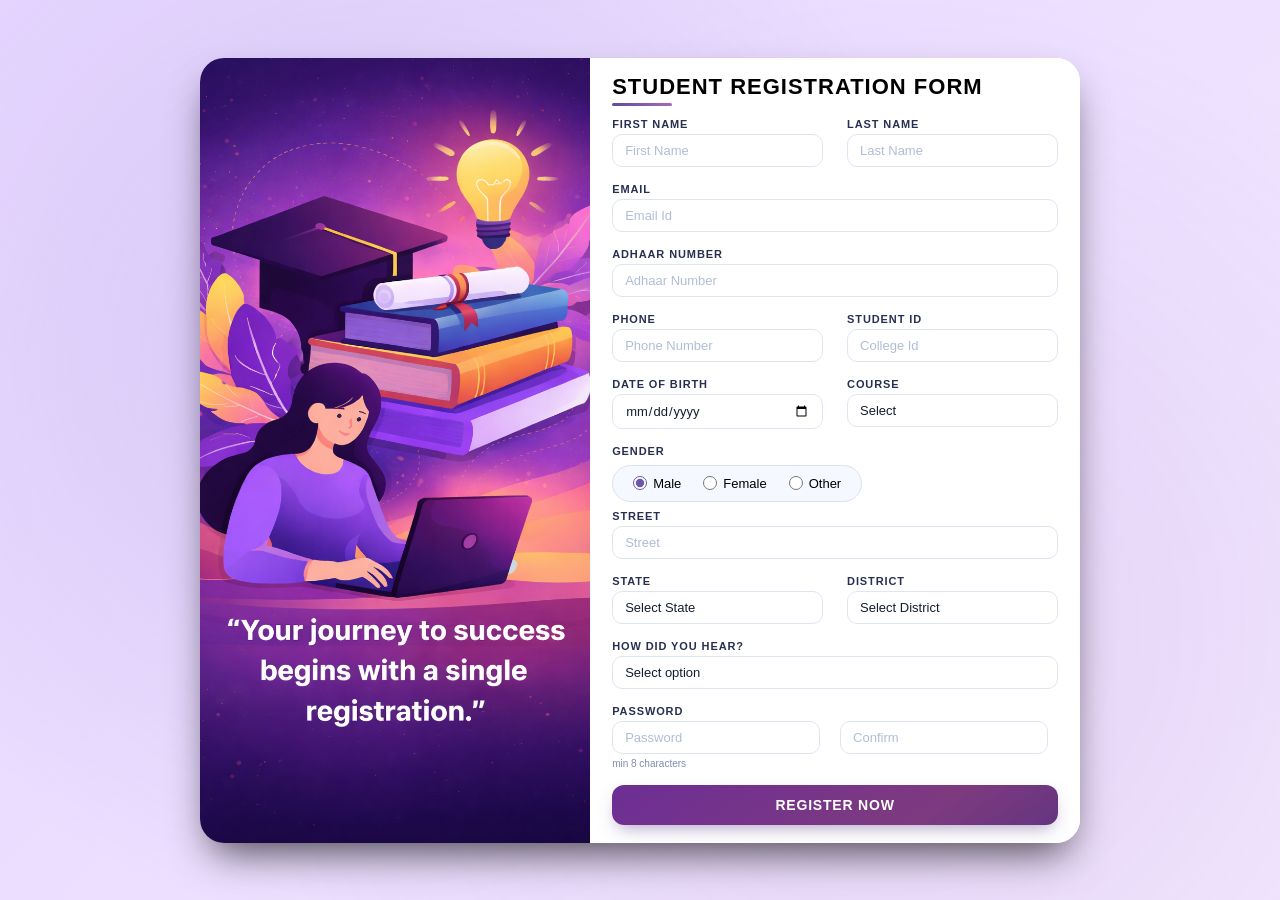
<file: index.html>
<!DOCTYPE html>
<html lang="en">

<head>
    <meta charset="UTF-8">
    <meta name="viewport" content="width=device-width, initial-scale=1.0">
    <title>Student Registration Form</title>
    <link rel="stylesheet" href="index.css">
</head>

<body>
    <div class="background-glow"></div>
    <div class="container">
        <div class="image-side">
            <img src="ChatGPT Image Mar 3, 2026, 10_49_46 AM.png" alt="Register image" class="student-image">
        </div>

        <div class="form-side">
            <div class="form-header">
                <h3>STUDENT REGISTRATION FORM</h3>
            </div>

            <div class="form-grid">

                <div class="form-group">
                    <label>FIRST NAME</label>
                    <input type="text" placeholder="First Name" id="firstName">
                    <span class="error-msg"></span>
                </div>
                <div class="form-group">
                    <label>LAST NAME</label>
                    <input type="text" placeholder="Last Name" id="lastName">
                    <span class="error-msg"></span>
                </div>

                <div class="form-group full-width">
                    <label>EMAIL</label>
                    <input type="email" placeholder="Email Id" id="email">
                    <span class="error-msg"></span>
                </div>
                <div class="form-group full-width">
                    <label>ADHAAR NUMBER</label>
                    <input type="text" placeholder="Adhaar Number" id="aadhaar">
                    <span class="error-msg"></span>
                </div>

                <div class="form-group">
                    <label>PHONE</label>
                    <input type="tel" placeholder="Phone Number" id="phone">
                    <span class="error-msg"></span>
                </div>
                <div class="form-group">
                    <label>STUDENT ID</label>
                    <input type="text" placeholder="College Id" id="studentId">
                    <span class="error-msg"></span>
                </div>

                <div class="form-group">
                    <label>DATE OF BIRTH</label>
                    <input type="date" id="dob">
                    <span class="error-msg"></span>
                </div>
                <div class="form-group">
                    <label>COURSE</label>
                    <select id="course">
                        <option value="" disabled selected>Select</option>
                        <option value="Computer Science">Computer Science</option>
                        <option value="Business">Business Admin</option>
                        <option value="Engineering">Engineering</option>
                        <option value="Design">Design & Media</option>
                        <option value="Data Science">Data Science</option>
                    </select>
                    <span class="error-msg"></span>
                </div>

                <div class="gender-section">
                    <span class="gender-label">GENDER</span>
                    <div class="gender-options">
                        <div class="radio-option">
                            <input type="radio" name="gender" id="male" value="Male" checked>
                            <label for="male">Male</label>
                        </div>
                        <div class="radio-option">
                            <input type="radio" name="gender" id="female" value="Female">
                            <label for="female">Female</label>
                        </div>
                        <div class="radio-option">
                            <input type="radio" name="gender" id="other" value="Other">
                            <label for="other">Other</label>
                        </div>
                    </div>
                </div>

                <div class="form-group full-width address-group">
                    <label>STREET</label>
                    <input type="text" placeholder="Street" id="address">
                    <span class="error-msg"></span>
                </div>
                
                <div class="form-group">
                    <label>STATE</label>
                    <select id="state">
                        <option value="">Select State</option>
                    </select>
                    <span class="error-msg"></span>
                </div>
                
                <div class="form-group">
                    <label>DISTRICT</label>
                    <select id="district">
                        <option value="">Select District</option>
                    </select>
                    <span class="error-msg"></span>
                </div>

                <div class="form-group full-width">
                    <label>HOW DID YOU HEAR?</label>
                    <select id="source">
                        <option value="" disabled selected>Select option</option>
                        <option value="Social Media">Social Media</option>
                        <option value="Friend">Friend / referral</option>
                        <option value="Search">Search engine</option>
                        <option value="Email">Email newsletter</option>
                        <option value="Other">Other</option>
                    </select>
                    <span class="error-msg"></span>
                </div>

                <div class="form-group full-width">
                    <label>PASSWORD</label>
                    <div class="password-row">
                        <input type="password" placeholder="Password" id="pass"><span class="error-msg"></span>
                        <input type="password" placeholder="Confirm" id="confirmPass">
                        <span class="error-msg"></span>
                    </div>
                    <span class="password-hint">min 8 characters</span>
                </div>
            </div>
            <button type="submit" class="submit-btn" id="registerBtn">Register Now</button>
        </div>
    </div>
    <script src="index.js">
    </script>
</body>

</html>
</file>
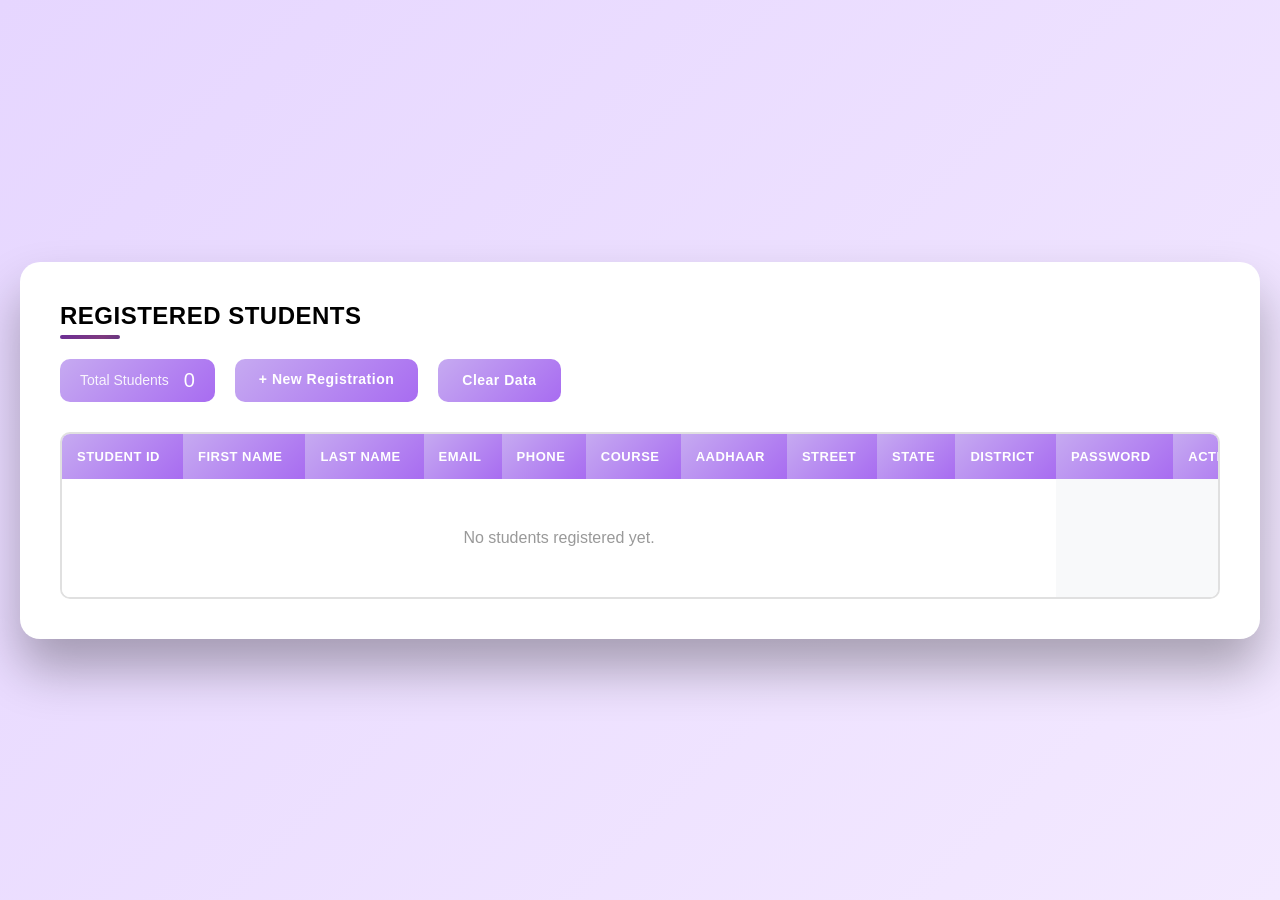
<file: user.html>
<!DOCTYPE html>
<html lang="en">

<head>
<meta charset="UTF-8">
<meta name="viewport" content="width=device-width, initial-scale=1.0">
<title>Registered Students</title>

<style>
*{
margin:0;
padding:0;
box-sizing:border-box;
font-family:-apple-system,BlinkMacSystemFont,'Segoe UI',Roboto,sans-serif;
}

body{
min-height:100vh;
background:linear-gradient(135deg,#E6D6FF,#F3E9FF);
display:flex;
align-items:center;
justify-content:center;
padding:20px;
}

.container{
max-width:1300px;
width:100%;
background:white;
border-radius:20px;
box-shadow:0 30px 50px rgba(0,0,0,0.3);
overflow:hidden;
padding:40px;
}

.header{
display:block;
justify-content:space-between;
align-items:center;
margin-bottom:30px;
flex-wrap:wrap;
gap:20px;
}

.header h3{
font-size:24px;
font-weight:600;
color:black;
letter-spacing:.5px;
margin-bottom:20px;
}

.header h3:after{
content:'';
display:block;
width:60px;
height:4px;
background:linear-gradient(145deg,rgb(108,46,149)0%,rgb(126,58,127)70%,rgb(100,53,128)100%);
margin-top:5px;
border-radius:2px;
}

.header-actions{
display:flex;
gap:20px;
}

.btn-back{
padding:12px 24px;
border:none;
border-radius:10px;
font-size:14px;
font-weight:600;
cursor:pointer;
transition:.3s;
text-decoration:none;
display:inline-block;
letter-spacing:.5px;
background:linear-gradient(135deg,rgb(198,170,241),rgb(168,108,241));
color:white;
}

.btn-back:hover{
transform:translateY(-2px);
box-shadow:0 10px 25px rgba(200,80,192,.4);
}

.stats-card{
background:linear-gradient(135deg,rgb(198,170,241),rgb(168,108,241));
padding:10px 20px;
border-radius:10px;
color:white;
display:inline-flex;
align-items:center;
gap:15px;
}

.stats-label{
font-size:14px;
font-weight:500;
opacity:.9;
}

.stats-value{
font-size:20px;
}

.table-container{
width:100%;
overflow-x:auto;
border-radius:10px;
border:2px solid #e0e0e0;
background:#f8f9fa;
}

table{
width:100%;
border-collapse:collapse;
min-width:1200px;
}

th{
background:linear-gradient(135deg,rgb(198,170,241),rgb(168,108,241));
color:white;
padding:15px;
text-align:left;
font-weight:600;
font-size:13px;
letter-spacing:.5px;
white-space:nowrap;
}

td{
padding:12px 15px;
border-bottom:1px solid #e0e0e0;
color:#333;
font-size:14px;
background:white;
}

tr:hover td{
background:#f0f0f0;
}

tr:last-child td{
border-bottom:none;
}

.no-data{
text-align:center;
padding:50px;
color:#999;
font-size:16px;
}

.no-data a{
color:#C850C0;
text-decoration:none;
font-weight:600;
}

.no-data a:hover{
text-decoration:underline;
}

@media(max-width:768px){
.container{padding:20px;}

.header{
flex-direction:column;
align-items:stretch;
}

.header-actions{
flex-direction:column;
}

.btn-back{text-align:center;}
}
</style>
</head>
<body>
<div class="container">
<div class="header">
<h3>REGISTERED STUDENTS</h3>

<div class="header-actions">

<div class="stats-card">
<span class="stats-label">Total Students</span>
<span class="stats-value" id="totalStudents">0</span>
</div>

<a href="index.html" class="btn-back">+ New Registration</a>
<button class="btn-back" id="clearDataBtn">Clear Data</button>
</div>
</div>

<div class="table-container">
<table>
<thead>
<tr>
<th>STUDENT ID</th>
<th>FIRST NAME</th>
<th>LAST NAME</th>
<th>EMAIL</th>
<th>PHONE</th>
<th>COURSE</th>
<th>AADHAAR</th>
<th>STREET</th>
<th>STATE</th>
<th>DISTRICT</th>
<th>PASSWORD</th>
<th>ACTION</th> 
</tr>
</thead>
<tbody id="usersTableBody"></tbody>
</table>
</div>
</div>

<script>

function loadUsers(){
const users=JSON.parse(localStorage.getItem("users"))||[];
const tableBody=document.getElementById('usersTableBody');
const totalSpan=document.getElementById('totalStudents');
totalSpan.textContent=users.length;

if(users.length===0){
tableBody.innerHTML=`
<tr>
<td colspan="10" class="no-data">
No students registered yet.</td></tr>`;
return;
}

let tableHTML='';

[...users].reverse().forEach((user,index)=>{

const aadhaar=user.aadhaar||'N/A';

tableHTML+=`
<tr>
<td><strong>${user.studentId||'N/A'}</strong></td>
<td>${user.firstName||''}</td>
<td>${user.lastName||''}</td>
<td>${user.email||'N/A'}</td>
<td>${user.phone||'N/A'}</td>
<td>${user.course||'N/A'}</td>
<td>${aadhaar}</td>
<td>${user.address||'N/A'}</td>
<td>${user.state || 'N/A'}</td>
<td>${user.district || 'N/A'}</td>
<td>${user.password?'********':'N/A'}</td>
<td><button class="btn-back" onclick="editUser(${index})">Edit</button></td>
</tr>
`;
});
tableBody.innerHTML=tableHTML;
}

function editUser(index){
localStorage.setItem("editUserIndex",index);
window.location.href="index.html";
}

document.getElementById("clearDataBtn").addEventListener("click",function(){
localStorage.removeItem("users");
loadUsers();
});

setInterval(loadUsers,30000);
document.addEventListener('DOMContentLoaded',loadUsers);
</script>
</body>
</html>
</file>
<file: index.css>
* {
    margin: 0;
    padding: 0;
    box-sizing: border-box;
    font-family: 'Inter', -apple-system, BlinkMacSystemFont, 'Segoe UI', Roboto, sans-serif;
}

body {
    min-height: 100vh;
    display: flex;
    align-items: center;
    justify-content: center;
    padding: 20px;
    position: relative;
    background: linear-gradient(135deg, #E6D6FF, #F3E9FF);
}

.background-glow {
    position: fixed;
    top: 0;
    left: 0;
    width: 100%;
    height: 100%;
    background: radial-gradient(circle at 30% 40%, rgba(110, 90, 190, 0.16) 0%, transparent 55%),
        radial-gradient(circle at 70% 70%, rgba(150, 80, 180, 0.12) 0%, transparent 60%);
    z-index: 0;
    /* pointer-events: none; */
}

.container {
    max-width: 880px;
    width: 100%;
    background: white;
    border-radius: 24px;
    overflow: hidden;
    box-shadow: 0 20px 40px -12px rgba(0, 0, 0, 0.7);
    display: flex;
    position: relative;
    z-index: 5;
}

.image-side {
    flex: 1.05;
    display: flex;
    ;
    align-items: center;
    justify-content: center;
    min-height: 500px;
    position: relative;
    overflow: hidden;
}

.student-image {
    width: 100%;
    height: 100%;
    object-fit: cover;
    transition: transform 0.3s ease-in;
}

.student-image:hover {
    transform: scale(1.02);
}


.form-side {
    flex: 1.2;
    padding: 16px 22px 18px;
    background: white;
    display: flex;
    flex-direction: column;
}

.form-header {
    margin-bottom: 12px;
}

.form-header h3 {
    font-size: 22px;
    font-weight: 700;
    text-transform: uppercase;
    letter-spacing: 1px;
    position: relative;
    display: inline-block;
    padding-bottom: 6px;
    color: #000;
}

.form-header h3::after {
    content: '';
    position: absolute;
    bottom: 0;
    left: 0;
    width: 60px;
    height: 3px;
    background: linear-gradient(90deg, #5f4b9e, #a56bb5);
    border-radius: 3px;
}

.form-grid {
    display: grid;
    grid-template-columns: repeat(2, 1fr);
    gap: 8px 24px;
}

.form-group {
    display: flex;
    flex-direction: column;
    gap: 4px;
}

.form-group.full-width {
    grid-column: span 2;
}

/* Labels */
.form-group label,
.gender-label {
    color: #283052;
    font-size: 11px;
    font-weight: 600;
    text-transform: uppercase;
    letter-spacing: 0.9px;
}

/* Inputs */
.form-group input,
.form-group select {
    width: 100%;
    padding: 8px 12px;
    border: 1.5px solid #dee5f0;
    border-radius: 10px;
    font-size: 13px;
    color: #151e30;
    background-color: #ffffff;
    outline: none;
    transition: all 0.2s ease;
}

.form-group input:focus,
.form-group select:focus {
    border-color: #6d55aa;
    box-shadow: 0 0 0 3px rgba(109, 85, 170, 0.12);
}

.form-group input::placeholder {
    color: #b1bdd6;
}

.error-msg {
    color: #e63946;
    font-size: 10px;
    min-height: 4px;
    display: block;
}

select {
    appearance: none;
    /* background-image: url("data:image/svg+xml,%3Csvg xmlns='http://www.w3.org/2000/svg' width='11' height='11' viewBox='0 0 24 24' fill='none' stroke='%234f5e7a' stroke-width='2'%3E%3Cpolyline points='6 9 12 15 18 9'%3E%3C/polyline%3E%3C/svg%3E"); */
    background-repeat: no-repeat;
    background-position: right 12px center;
    background-size: 12px;
}

.gender-section {
    grid-column: span 2;
    display: flex;
    flex-direction: column;
    gap: 8px;
}

.gender-options {
    display: flex;
    gap: 22px;
    background: #f5f9ff;
    padding: 10px 20px;
    border-radius: 30px;
    border: 1px solid #dae0ec;
    width: fit-content;
}

.radio-option {
    display: flex;
    align-items: center;
    gap: 6px;
}

.radio-option input[type="radio"] {
    accent-color: #6d55aa;
    width: 14px;
    height: 14px;
}

.radio-option label {
    font-size: 13px;
    font-weight: 500;
}

.password-row {
    display: flex;
    gap: 10px;
}

.password-row input {
    flex: 1;
}

.password-hint {
    font-size: 10px;
    color: #7e8dab;
}

.submit-btn {
    background: linear-gradient(145deg, rgb(108, 46, 149) 0%, rgb(126, 58, 127) 70%, rgb(100, 53, 128) 100%);
    color: white;
    border: none;
    padding: 12px;
    font-size: 14px;
    font-weight: 600;
    border-radius: 12px;
    cursor: pointer;
    text-transform: uppercase;
    letter-spacing: 0.8px;
    width: 100%;
    margin-top: 16px;
    transition: all 0.25s ease;
    box-shadow: 0 8px 18px -6px rgba(90, 60, 140, 0.5);
}

.submit-btn:hover {
    transform: translateY(-2px);
    box-shadow: 0 14px 24px -8px #6048a0;
}

@media (max-width: 768px) {
    .container {
        flex-direction: column;
        max-width: 460px;
    }

    .image-side {
        min-height: 220px;
    }

    .form-side {
        padding: 22px;
    }

    .form-grid {
        grid-template-columns: 1fr;
    }

    .form-group.full-width,
    .gender-section {
        grid-column: span 1;
    }

    .password-row {
        flex-direction: column;
    }
}
</file>
